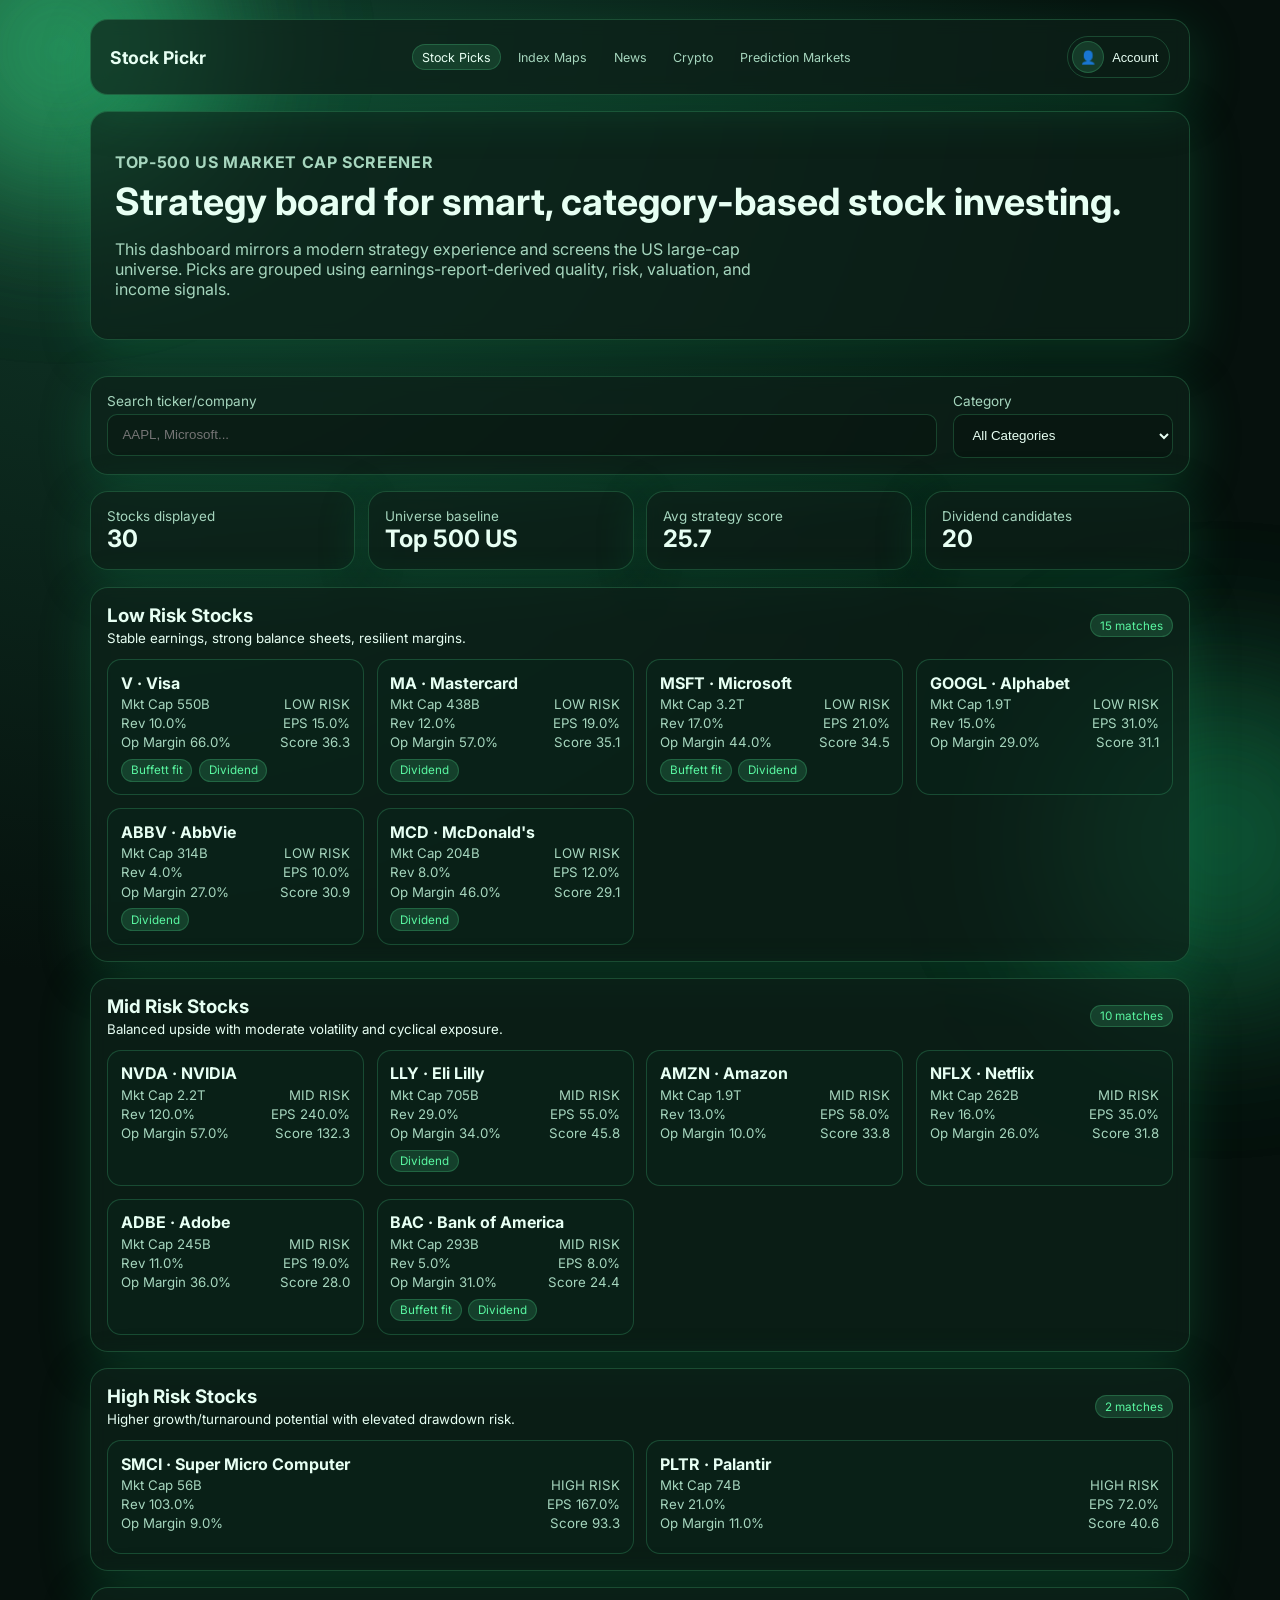
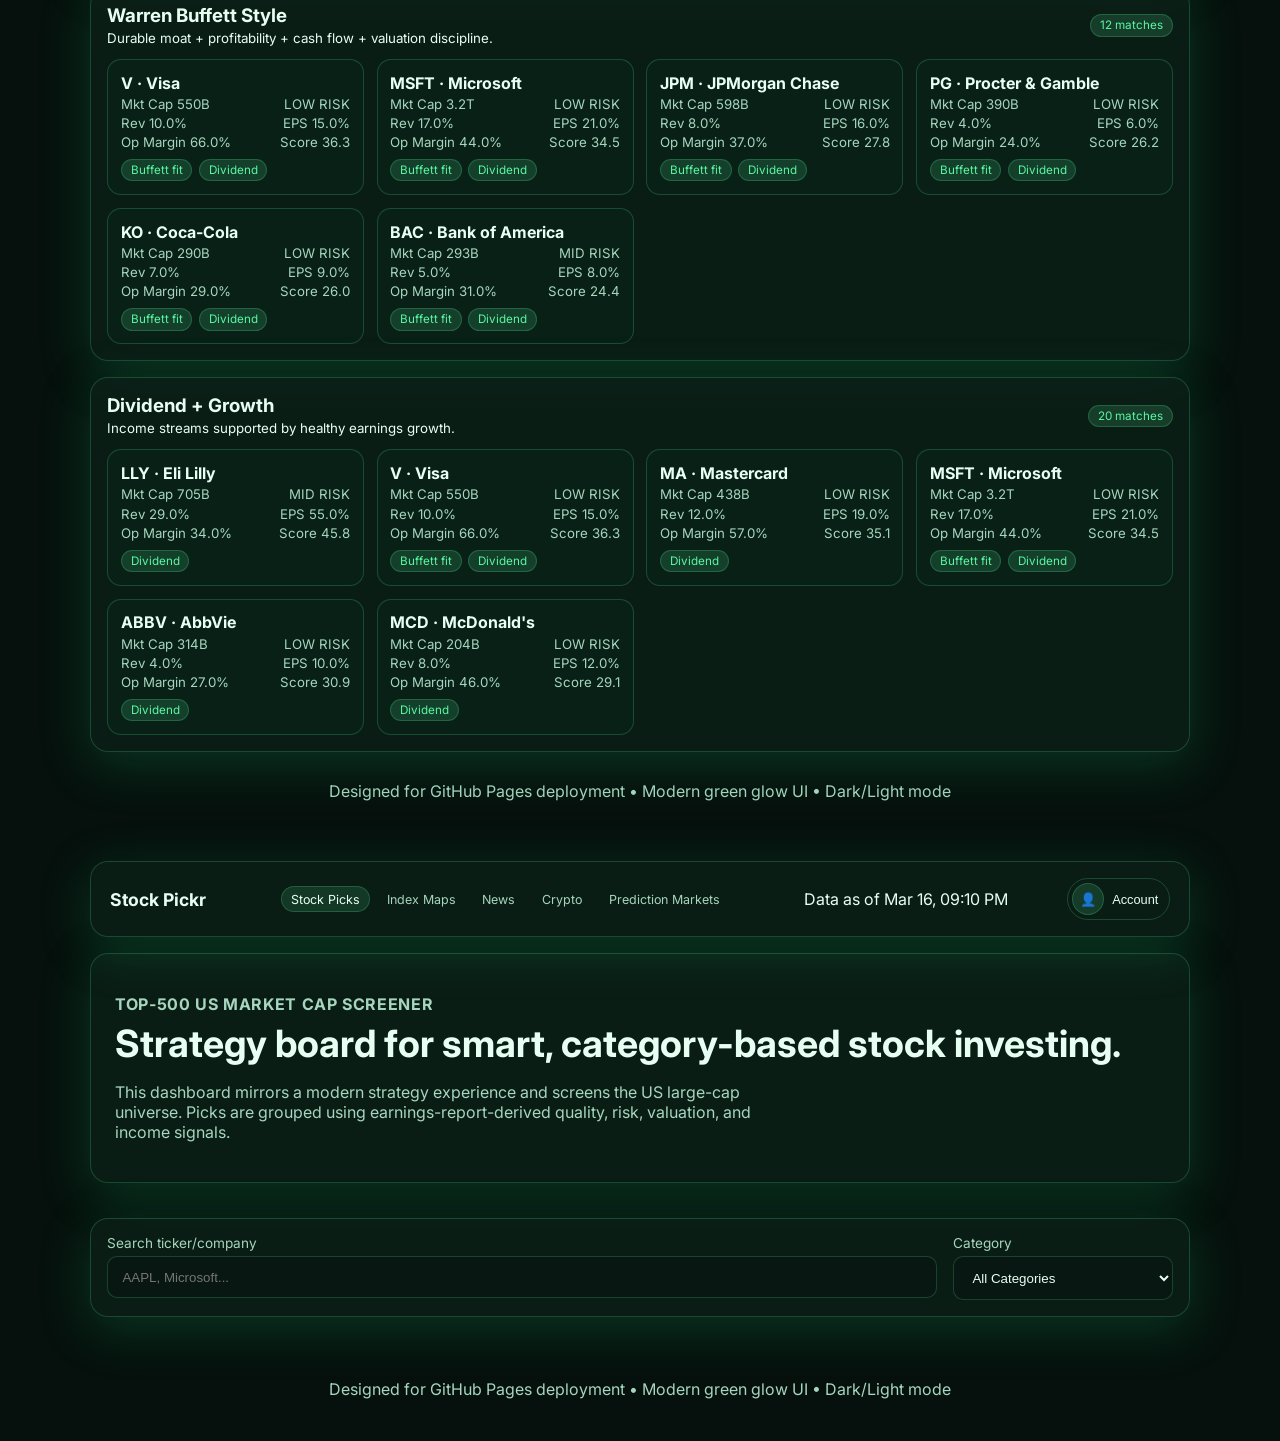
<file: index.html>
<!DOCTYPE html>
<html lang="en" data-theme="dark">
  <head>
    <meta charset="UTF-8" />
    <meta name="viewport" content="width=device-width, initial-scale=1.0" />
    <title>Stock Pickr Strategies</title>
    <link rel="preconnect" href="https://fonts.googleapis.com" />
    <link rel="preconnect" href="https://fonts.gstatic.com" crossorigin />
    <link
      href="https://fonts.googleapis.com/css2?family=Inter:wght@400;500;600;700;800&display=swap"
      rel="stylesheet"
    />
    <link rel="stylesheet" href="styles.css" />
    <script src="https://accounts.google.com/gsi/client" async defer></script>
  </head>
  <body>
    <div class="bg-glow bg-glow-1"></div>
    <div class="bg-glow bg-glow-2"></div>

    <header class="hero wrapper">
      <nav class="top-nav glass">
        <h1>Stock Pickr</h1>
        <div class="nav-links">
          <a class="active" href="index.html">Stock Picks</a>
          <a href="maps.html">Index Maps</a>
          <a href="news.html">News</a>
          <a href="crypto.html">Crypto</a>
          <a href="prediction-markets.html">Prediction Markets</a>
        </div>
        <div class="account-menu" id="accountMenuRoot">
          <button id="accountMenuButton" class="account-trigger" aria-label="Open account and settings menu" aria-expanded="false">
            <span id="accountAvatar" class="profile-avatar" aria-hidden="true">👤</span>
            <span id="accountLabel" class="account-label">Account</span>
          </button>
          <div id="accountMenuPanel" class="account-panel glass" hidden>
            <p id="accountStatus" class="mini-line">No account connected.</p>
            <button id="menuThemeToggle" class="menu-action" type="button">Toggle light/dark mode</button>

            <p class="menu-section-title">Continue with Google</p>
            <div id="googleSigninButton" class="google-signin-slot"></div>
            <p id="googleConfigHint" class="mini-line"></p>

            <p class="menu-section-title">Or sign up with email + phone</p>
            <form id="emailSignupForm" class="signup-form">
              <label for="fullName">Full name</label>
              <input id="fullName" name="fullName" type="text" placeholder="Jane Investor" required />

              <label for="email">Email</label>
              <input id="email" name="email" type="email" placeholder="jane@email.com" required />

              <label for="phone">Phone number</label>
              <input id="phone" name="phone" type="tel" placeholder="+1 555 123 4567" required />

              <label for="password">Password</label>
              <input id="password" name="password" type="password" placeholder="Create password" required />

              <button class="menu-action menu-action-primary" type="submit">Create account</button>
            </form>
            <p id="signupMessage" class="mini-line"></p>
            <button id="signOutButton" class="menu-action" type="button">Sign out</button>
          </div>
        </div>
      </nav>

      <div class="hero-content glass">
        <p class="eyebrow">Top-500 US Market Cap Screener</p>
        <h2>Strategy board for smart, category-based stock investing.</h2>
        <p>
          This dashboard mirrors a modern strategy experience and screens the US large-cap universe.
          Picks are grouped using earnings-report-derived quality, risk, valuation, and income signals.
        </p>
      </div>
    </header>

    <main class="wrapper">
      <section class="controls glass">
        <div>
          <label for="search">Search ticker/company</label>
          <input id="search" type="text" placeholder="AAPL, Microsoft..." />
        </div>
        <div>
          <label for="categoryFilter">Category</label>
          <select id="categoryFilter">
            <option value="all">All Categories</option>
            <option value="low">Low Risk</option>
            <option value="mid">Mid Risk</option>
            <option value="high">High Risk</option>
            <option value="buffett">Warren Buffett Style</option>
            <option value="dividend">Dividend + Growth</option>
          </select>
        </div>
      </section>

      <section class="stats-grid" id="statsGrid"></section>
      <section id="strategySections" class="strategy-sections"></section>
    </main>

    <footer class="wrapper footer">
      <p>Designed for GitHub Pages deployment • Modern green glow UI • Dark/Light mode</p>
    </footer>

    <script src="app.js" type="module"></script>
  </body>
</html>
<!DOCTYPE html>
<html lang="en" data-theme="dark">
  <head>
    <meta charset="UTF-8" />
    <meta name="viewport" content="width=device-width, initial-scale=1.0" />
    <title>Stock Pickr Strategies</title>
    <link rel="preconnect" href="https://fonts.googleapis.com" />
    <link rel="preconnect" href="https://fonts.gstatic.com" crossorigin />
    <link href="https://fonts.googleapis.com/css2?family=Inter:wght@400;500;600;700;800&display=swap" rel="stylesheet" />
    <link rel="stylesheet" href="styles.css" />
    <script src="https://accounts.google.com/gsi/client" async defer></script>
  </head>
  <body>
    <div class="bg-glow bg-glow-1"></div>
    <div class="bg-glow bg-glow-2"></div>

    <header class="hero wrapper">
      <nav class="top-nav glass">
        <h1>Stock Pickr</h1>
        <div class="nav-links">
          <a class="active" href="index.html">Stock Picks</a>
          <a href="maps.html">Index Maps</a>
          <a href="news.html">News</a>
          <a href="crypto.html">Crypto</a>
          <a href="prediction-markets.html">Prediction Markets</a>
        </div>
        <span id="freshnessBadge" hidden></span>
        <div class="account-menu" id="accountMenuRoot">
          <button id="accountMenuButton" class="account-trigger" aria-label="Open account and settings menu" aria-expanded="false">
            <span id="accountAvatar" class="profile-avatar" aria-hidden="true">👤</span>
            <span id="accountLabel" class="account-label">Account</span>
          </button>
          <div id="accountMenuPanel" class="account-panel glass" hidden>
            <p id="accountStatus" class="mini-line">No account connected.</p>
            <button id="menuThemeToggle" class="menu-action" type="button">Toggle light/dark mode</button>

            <p class="menu-section-title">Continue with Google</p>
            <div id="googleSigninButton" class="google-signin-slot"></div>
            <p id="googleConfigHint" class="mini-line"></p>

            <p class="menu-section-title">Or sign up with email + phone</p>
            <form id="emailSignupForm" class="signup-form">
              <label for="fullName">Full name</label>
              <input id="fullName" name="fullName" type="text" placeholder="Jane Investor" required />
              <label for="email">Email</label>
              <input id="email" name="email" type="email" placeholder="jane@email.com" required />
              <label for="phone">Phone number</label>
              <input id="phone" name="phone" type="tel" placeholder="+1 555 123 4567" required />
              <label for="password">Password</label>
              <input id="password" name="password" type="password" placeholder="Create password" required />
              <button class="menu-action menu-action-primary" type="submit">Create account</button>
            </form>
            <p id="signupMessage" class="mini-line"></p>
            <button id="signOutButton" class="menu-action" type="button">Sign out</button>
          </div>
        </div>
      </nav>

      <div class="hero-content glass">
        <p class="eyebrow">Top-500 US Market Cap Screener</p>
        <h2>Strategy board for smart, category-based stock investing.</h2>
        <p>
          This dashboard mirrors a modern strategy experience and screens the US large-cap universe.
          Picks are grouped using earnings-report-derived quality, risk, valuation, and income signals.
        </p>
      </div>
    </header>

    <main class="wrapper">
      <section class="controls glass">
        <div>
          <label for="search">Search ticker/company</label>
          <input id="search" type="text" placeholder="AAPL, Microsoft..." />
        </div>
        <div>
          <label for="categoryFilter">Category</label>
          <select id="categoryFilter">
            <option value="all">All Categories</option>
            <option value="low">Low Risk</option>
            <option value="mid">Mid Risk</option>
            <option value="high">High Risk</option>
            <option value="buffett">Warren Buffett Style</option>
            <option value="dividend">Dividend + Growth</option>
          </select>
        </div>
      </section>

      <section class="stats-grid" id="statsGrid"></section>
      <section id="strategySections" class="strategy-sections"></section>
    </main>

    <footer class="wrapper footer">
      <p>Designed for GitHub Pages deployment • Modern green glow UI • Dark/Light mode</p>
    </footer>

    <script src="app.js" type="module"></script>
  </body>
</html>
</file>
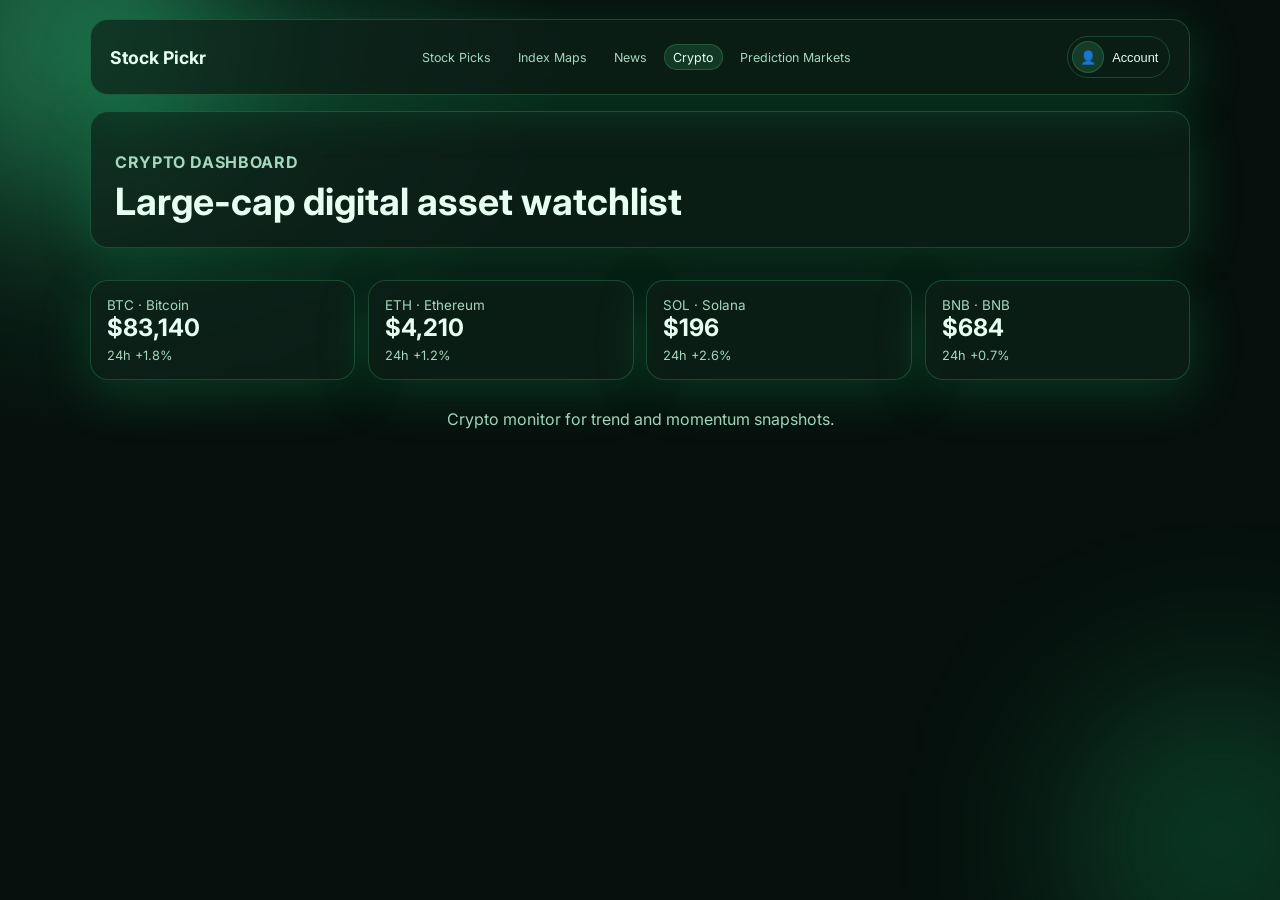
<file: crypto.html>
<!DOCTYPE html>
<html lang="en" data-theme="dark">
  <head>
    <meta charset="UTF-8" /><meta name="viewport" content="width=device-width, initial-scale=1.0" />
    <title>Stock Pickr • Crypto</title>
    <link rel="preconnect" href="https://fonts.googleapis.com" /><link rel="preconnect" href="https://fonts.gstatic.com" crossorigin />
    <link href="https://fonts.googleapis.com/css2?family=Inter:wght@400;500;600;700;800&display=swap" rel="stylesheet" />
    <link rel="stylesheet" href="styles.css" />
    <script src="https://accounts.google.com/gsi/client" async defer></script>
  </head>
  <body>
    <div class="bg-glow bg-glow-1"></div><div class="bg-glow bg-glow-2"></div>
    <header class="hero wrapper">
      <nav class="top-nav glass">
        <h1>Stock Pickr</h1>
        <div class="nav-links">
          <a href="index.html">Stock Picks</a>
          <a href="maps.html">Index Maps</a>
          <a href="news.html">News</a>
          <a class="active" href="crypto.html">Crypto</a>
          <a href="prediction-markets.html">Prediction Markets</a>
        </div>
        <div class="account-menu" id="accountMenuRoot">
          <button id="accountMenuButton" class="account-trigger" aria-label="Open account and settings menu" aria-expanded="false">
            <span id="accountAvatar" class="profile-avatar" aria-hidden="true">👤</span>
            <span id="accountLabel" class="account-label">Account</span>
          </button>
          <div id="accountMenuPanel" class="account-panel glass" hidden>
            <p id="accountStatus" class="mini-line">No account connected.</p>
            <button id="menuThemeToggle" class="menu-action" type="button">Toggle light/dark mode</button>

            <p class="menu-section-title">Continue with Google</p>
            <div id="googleSigninButton" class="google-signin-slot"></div>
            <p id="googleConfigHint" class="mini-line"></p>

            <p class="menu-section-title">Or sign up with email + phone</p>
            <form id="emailSignupForm" class="signup-form">
              <label for="fullName">Full name</label>
              <input id="fullName" name="fullName" type="text" placeholder="Jane Investor" required />

              <label for="email">Email</label>
              <input id="email" name="email" type="email" placeholder="jane@email.com" required />

              <label for="phone">Phone number</label>
              <input id="phone" name="phone" type="tel" placeholder="+1 555 123 4567" required />

              <label for="password">Password</label>
              <input id="password" name="password" type="password" placeholder="Create password" required />

              <button class="menu-action menu-action-primary" type="submit">Create account</button>
            </form>
            <p id="signupMessage" class="mini-line"></p>
            <button id="signOutButton" class="menu-action" type="button">Sign out</button>
          </div>
        </div>
      </nav>
      <div class="hero-content glass"><p class="eyebrow">Crypto Dashboard</p><h2>Large-cap digital asset watchlist</h2></div>
    </header>
    <main class="wrapper"><section id="cryptoBoard" class="stats-grid"></section></main>
    <footer class="wrapper footer"><p>Crypto monitor for trend and momentum snapshots.</p></footer>
    <script src="app.js" type="module"></script>
  </body>
</html>
</file>
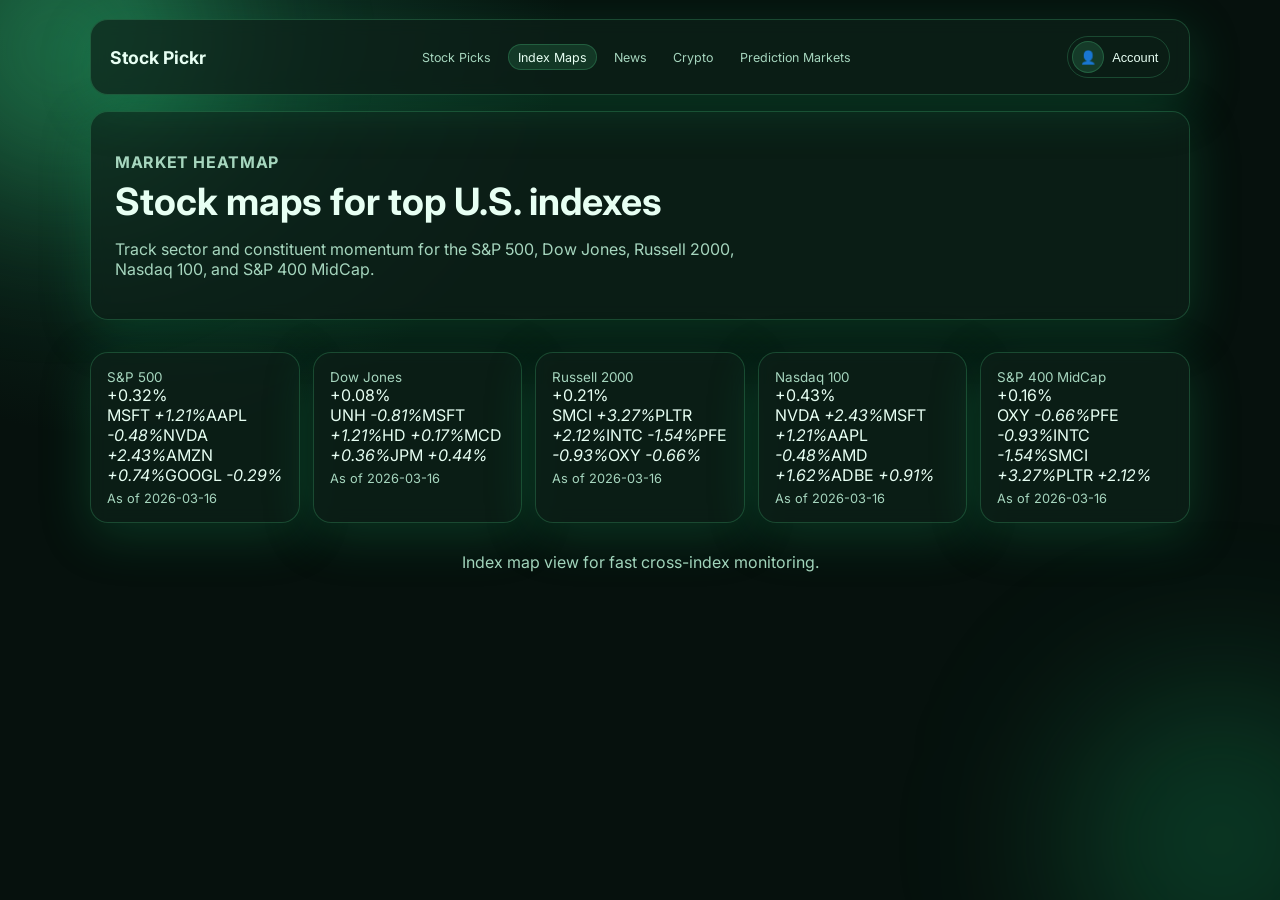
<file: maps.html>
<!DOCTYPE html>
<html lang="en" data-theme="dark">
  <head>
    <meta charset="UTF-8" />
    <meta name="viewport" content="width=device-width, initial-scale=1.0" />
    <title>Stock Pickr • Index Maps</title>
    <link rel="preconnect" href="https://fonts.googleapis.com" />
    <link rel="preconnect" href="https://fonts.gstatic.com" crossorigin />
    <link href="https://fonts.googleapis.com/css2?family=Inter:wght@400;500;600;700;800&display=swap" rel="stylesheet" />
    <link rel="stylesheet" href="styles.css" />
    <script src="https://accounts.google.com/gsi/client" async defer></script>
  </head>
  <body>
    <div class="bg-glow bg-glow-1"></div><div class="bg-glow bg-glow-2"></div>
    <header class="hero wrapper">
      <nav class="top-nav glass">
        <h1>Stock Pickr</h1>
        <div class="nav-links">
          <a href="index.html">Stock Picks</a>
          <a class="active" href="maps.html">Index Maps</a>
          <a href="news.html">News</a>
          <a href="crypto.html">Crypto</a>
          <a href="prediction-markets.html">Prediction Markets</a>
        </div>
        <div class="account-menu" id="accountMenuRoot">
          <button id="accountMenuButton" class="account-trigger" aria-label="Open account and settings menu" aria-expanded="false">
            <span id="accountAvatar" class="profile-avatar" aria-hidden="true">👤</span>
            <span id="accountLabel" class="account-label">Account</span>
          </button>
          <div id="accountMenuPanel" class="account-panel glass" hidden>
            <p id="accountStatus" class="mini-line">No account connected.</p>
            <button id="menuThemeToggle" class="menu-action" type="button">Toggle light/dark mode</button>

            <p class="menu-section-title">Continue with Google</p>
            <div id="googleSigninButton" class="google-signin-slot"></div>
            <p id="googleConfigHint" class="mini-line"></p>

            <p class="menu-section-title">Or sign up with email + phone</p>
            <form id="emailSignupForm" class="signup-form">
              <label for="fullName">Full name</label>
              <input id="fullName" name="fullName" type="text" placeholder="Jane Investor" required />

              <label for="email">Email</label>
              <input id="email" name="email" type="email" placeholder="jane@email.com" required />

              <label for="phone">Phone number</label>
              <input id="phone" name="phone" type="tel" placeholder="+1 555 123 4567" required />

              <label for="password">Password</label>
              <input id="password" name="password" type="password" placeholder="Create password" required />

              <button class="menu-action menu-action-primary" type="submit">Create account</button>
            </form>
            <p id="signupMessage" class="mini-line"></p>
            <button id="signOutButton" class="menu-action" type="button">Sign out</button>
          </div>
        </div>
      </nav>
      <div class="hero-content glass">
        <p class="eyebrow">Market Heatmap</p>
        <h2>Stock maps for top U.S. indexes</h2>
        <p>Track sector and constituent momentum for the S&P 500, Dow Jones, Russell 2000, Nasdaq 100, and S&P 400 MidCap.</p>
      </div>
    </header>

    <main class="wrapper">
      <section id="indexMaps" class="stats-grid"></section>
    </main>

    <footer class="wrapper footer"><p>Index map view for fast cross-index monitoring.</p></footer>
    <script src="app.js" type="module"></script>
  </body>
</html>
</file>
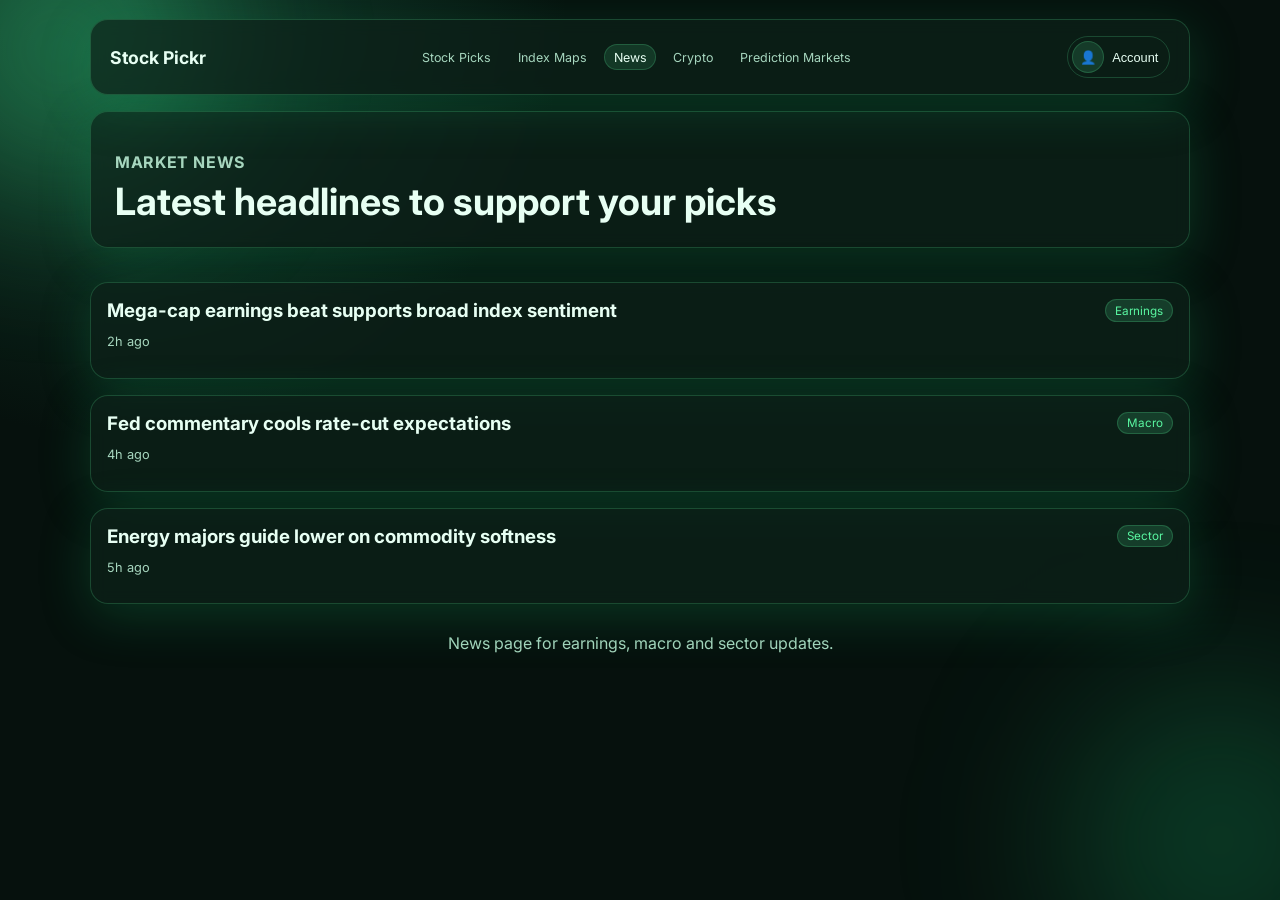
<file: news.html>
<!DOCTYPE html>
<html lang="en" data-theme="dark">
  <head>
    <meta charset="UTF-8" /><meta name="viewport" content="width=device-width, initial-scale=1.0" />
    <title>Stock Pickr • News</title>
    <link rel="preconnect" href="https://fonts.googleapis.com" /><link rel="preconnect" href="https://fonts.gstatic.com" crossorigin />
    <link href="https://fonts.googleapis.com/css2?family=Inter:wght@400;500;600;700;800&display=swap" rel="stylesheet" />
    <link rel="stylesheet" href="styles.css" />
    <script src="https://accounts.google.com/gsi/client" async defer></script>
  </head>
  <body>
    <div class="bg-glow bg-glow-1"></div><div class="bg-glow bg-glow-2"></div>
    <header class="hero wrapper">
      <nav class="top-nav glass">
        <h1>Stock Pickr</h1>
        <div class="nav-links">
          <a href="index.html">Stock Picks</a>
          <a href="maps.html">Index Maps</a>
          <a class="active" href="news.html">News</a>
          <a href="crypto.html">Crypto</a>
          <a href="prediction-markets.html">Prediction Markets</a>
        </div>
        <div class="account-menu" id="accountMenuRoot">
          <button id="accountMenuButton" class="account-trigger" aria-label="Open account and settings menu" aria-expanded="false">
            <span id="accountAvatar" class="profile-avatar" aria-hidden="true">👤</span>
            <span id="accountLabel" class="account-label">Account</span>
          </button>
          <div id="accountMenuPanel" class="account-panel glass" hidden>
            <p id="accountStatus" class="mini-line">No account connected.</p>
            <button id="menuThemeToggle" class="menu-action" type="button">Toggle light/dark mode</button>

            <p class="menu-section-title">Continue with Google</p>
            <div id="googleSigninButton" class="google-signin-slot"></div>
            <p id="googleConfigHint" class="mini-line"></p>

            <p class="menu-section-title">Or sign up with email + phone</p>
            <form id="emailSignupForm" class="signup-form">
              <label for="fullName">Full name</label>
              <input id="fullName" name="fullName" type="text" placeholder="Jane Investor" required />

              <label for="email">Email</label>
              <input id="email" name="email" type="email" placeholder="jane@email.com" required />

              <label for="phone">Phone number</label>
              <input id="phone" name="phone" type="tel" placeholder="+1 555 123 4567" required />

              <label for="password">Password</label>
              <input id="password" name="password" type="password" placeholder="Create password" required />

              <button class="menu-action menu-action-primary" type="submit">Create account</button>
            </form>
            <p id="signupMessage" class="mini-line"></p>
            <button id="signOutButton" class="menu-action" type="button">Sign out</button>
          </div>
        </div>
      </nav>
      <div class="hero-content glass"><p class="eyebrow">Market News</p><h2>Latest headlines to support your picks</h2></div>
    </header>
    <main class="wrapper"><section id="newsFeed" class="strategy-sections"></section></main>
    <footer class="wrapper footer"><p>News page for earnings, macro and sector updates.</p></footer>
    <script src="app.js" type="module"></script>
  </body>
</html>
</file>
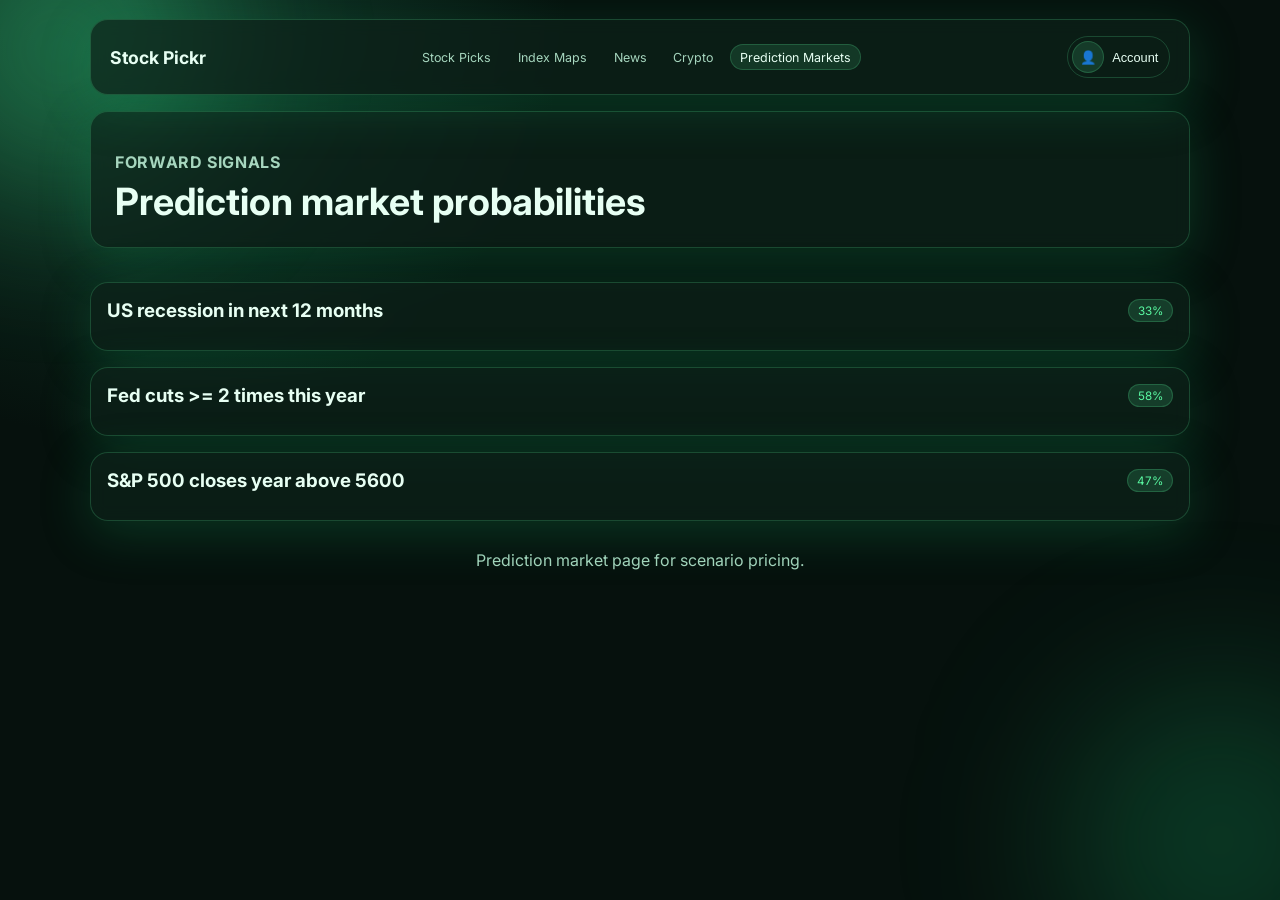
<file: prediction-markets.html>
<!DOCTYPE html>
<html lang="en" data-theme="dark">
  <head>
    <meta charset="UTF-8" /><meta name="viewport" content="width=device-width, initial-scale=1.0" />
    <title>Stock Pickr • Prediction Markets</title>
    <link rel="preconnect" href="https://fonts.googleapis.com" /><link rel="preconnect" href="https://fonts.gstatic.com" crossorigin />
    <link href="https://fonts.googleapis.com/css2?family=Inter:wght@400;500;600;700;800&display=swap" rel="stylesheet" />
    <link rel="stylesheet" href="styles.css" />
    <script src="https://accounts.google.com/gsi/client" async defer></script>
  </head>
  <body>
    <div class="bg-glow bg-glow-1"></div><div class="bg-glow bg-glow-2"></div>
    <header class="hero wrapper">
      <nav class="top-nav glass">
        <h1>Stock Pickr</h1>
        <div class="nav-links">
          <a href="index.html">Stock Picks</a>
          <a href="maps.html">Index Maps</a>
          <a href="news.html">News</a>
          <a href="crypto.html">Crypto</a>
          <a class="active" href="prediction-markets.html">Prediction Markets</a>
        </div>
        <div class="account-menu" id="accountMenuRoot">
          <button id="accountMenuButton" class="account-trigger" aria-label="Open account and settings menu" aria-expanded="false">
            <span id="accountAvatar" class="profile-avatar" aria-hidden="true">👤</span>
            <span id="accountLabel" class="account-label">Account</span>
          </button>
          <div id="accountMenuPanel" class="account-panel glass" hidden>
            <p id="accountStatus" class="mini-line">No account connected.</p>
            <button id="menuThemeToggle" class="menu-action" type="button">Toggle light/dark mode</button>

            <p class="menu-section-title">Continue with Google</p>
            <div id="googleSigninButton" class="google-signin-slot"></div>
            <p id="googleConfigHint" class="mini-line"></p>

            <p class="menu-section-title">Or sign up with email + phone</p>
            <form id="emailSignupForm" class="signup-form">
              <label for="fullName">Full name</label>
              <input id="fullName" name="fullName" type="text" placeholder="Jane Investor" required />

              <label for="email">Email</label>
              <input id="email" name="email" type="email" placeholder="jane@email.com" required />

              <label for="phone">Phone number</label>
              <input id="phone" name="phone" type="tel" placeholder="+1 555 123 4567" required />

              <label for="password">Password</label>
              <input id="password" name="password" type="password" placeholder="Create password" required />

              <button class="menu-action menu-action-primary" type="submit">Create account</button>
            </form>
            <p id="signupMessage" class="mini-line"></p>
            <button id="signOutButton" class="menu-action" type="button">Sign out</button>
          </div>
        </div>
      </nav>
      <div class="hero-content glass"><p class="eyebrow">Forward Signals</p><h2>Prediction market probabilities</h2></div>
    </header>
    <main class="wrapper"><section id="predictionBoard" class="strategy-sections"></section></main>
    <footer class="wrapper footer"><p>Prediction market page for scenario pricing.</p></footer>
    <script src="app.js" type="module"></script>
  </body>
</html>
</file>
<file: styles.css>
:root {
  --bg: #06110d;
  --surface: rgba(14, 35, 27, 0.7);
  --surface-border: rgba(90, 248, 162, 0.2);
  --text: #e7fff3;
  --muted: #a6d6be;
  --primary: #5af8a2;
  --primary-strong: #2fd785;
  --shadow: 0 12px 50px rgba(18, 163, 95, 0.25);
}

html[data-theme='light'] {
  --bg: #eef8f2;
  --surface: rgba(255, 255, 255, 0.76);
  --surface-border: rgba(15, 133, 74, 0.24);
  --text: #0f2a1e;
  --muted: #2f6650;
  --primary: #11a85d;
  --primary-strong: #0a8d4b;
  --shadow: 0 12px 40px rgba(14, 117, 65, 0.18);
}

* {
  box-sizing: border-box;
}

body {
  margin: 0;
  font-family: 'Inter', sans-serif;
  background: radial-gradient(circle at 10% 0%, #113d2c 0%, transparent 30%), var(--bg);
  color: var(--text);
  min-height: 100vh;
}

.wrapper {
  width: min(1100px, 92vw);
  margin: 0 auto;
}

.bg-glow {
  position: fixed;
  z-index: -1;
  border-radius: 100%;
  filter: blur(80px);
}

.bg-glow-1 {
  width: 300px;
  height: 300px;
  background: rgba(61, 231, 139, 0.32);
  top: -100px;
  left: -90px;
}

.bg-glow-2 {
  width: 320px;
  height: 320px;
  background: rgba(25, 181, 108, 0.24);
  bottom: -100px;
  right: -100px;
}

.glass {
  background: var(--surface);
  border: 1px solid var(--surface-border);
  backdrop-filter: blur(8px);
  box-shadow: var(--shadow);
  border-radius: 18px;
}

.hero {
  padding: 1.2rem 0 1rem;
}

.top-nav {
  display: flex;
  justify-content: space-between;
  align-items: center;
  padding: 1rem 1.2rem;
  position: relative;
  z-index: 50;
}

.top-nav h1 {
  margin: 0;
  font-size: 1.1rem;
}


.nav-links {
  display: flex;
  gap: 0.45rem;
  flex-wrap: wrap;
  margin: 0 1rem;
}

.nav-links a {
  text-decoration: none;
  color: var(--muted);
  border: 1px solid transparent;
  padding: 0.28rem 0.55rem;
  border-radius: 999px;
  font-size: 0.78rem;
}

.nav-links a.active,
.nav-links a:hover {
  color: var(--text);
  border-color: var(--surface-border);
  background: rgba(90, 248, 162, 0.12);
}

.mini-line {
  color: var(--muted);
  font-size: 0.8rem;
  display: block;
  margin-top: 0.35rem;
}

.account-menu {
  position: relative;
}

.account-trigger {
  border: 1px solid var(--surface-border);
  background: transparent;
  color: var(--text);
  border-radius: 999px;
  min-height: 42px;
  padding: 0.25rem 0.65rem 0.25rem 0.25rem;
  cursor: pointer;
  display: flex;
  align-items: center;
  gap: 0.5rem;
}

.profile-avatar {
  width: 32px;
  height: 32px;
  border-radius: 50%;
  border: 1px solid var(--surface-border);
  display: inline-flex;
  align-items: center;
  justify-content: center;
  background: rgba(90, 248, 162, 0.14);
  font-size: 0.82rem;
  font-weight: 700;
}

.account-label {
  font-size: 0.8rem;
}

.account-panel {
  position: absolute;
  top: calc(100% + 0.5rem);
  right: 0;
  width: min(330px, 88vw);
  padding: 0.9rem;
  z-index: 40;
}

.signup-form {
  display: grid;
  gap: 0.35rem;
  margin-top: 0.45rem;
}

.menu-section-title {
  margin: 0.8rem 0 0.35rem;
  font-size: 0.78rem;
  color: var(--muted);
}

.google-signin-slot {
  min-height: 40px;
}

.menu-action {
  border: 1px solid var(--surface-border);
  background: transparent;
  color: var(--text);
  border-radius: 10px;
  cursor: pointer;
  padding: 0.58rem 0.75rem;
  margin-top: 0.35rem;
  text-align: left;
}

.menu-action-primary {
  text-align: center;
  background: rgba(90, 248, 162, 0.15);
}

.hero-content {
  margin-top: 1rem;
  padding: 1.5rem;
}

.eyebrow {
  color: var(--primary);
  font-weight: 700;
  letter-spacing: 0.04em;
  text-transform: uppercase;
  margin-bottom: 0.5rem;
}

.hero-content h2 {
  font-size: clamp(1.6rem, 4vw, 2.35rem);
  line-height: 1.15;
  margin: 0;
}

.hero-content p {
  color: var(--muted);
  max-width: 68ch;
}

.chips {
  display: flex;
  flex-wrap: wrap;
  gap: 0.6rem;
}

.chips span {
  font-size: 0.82rem;
  border: 1px solid var(--surface-border);
  padding: 0.35rem 0.7rem;
  border-radius: 999px;
}

.controls {
  padding: 1rem;
  display: grid;
  grid-template-columns: 1fr 220px;
  gap: 1rem;
  margin-top: 1.2rem;
}

label {
  display: block;
  margin-bottom: 0.35rem;
  font-size: 0.85rem;
  color: var(--muted);
}

input,
select {
  width: 100%;
  padding: 0.76rem 0.9rem;
  border-radius: 10px;
  border: 1px solid var(--surface-border);
  background: rgba(0, 0, 0, 0.18);
  color: var(--text);
}

html[data-theme='light'] input,
html[data-theme='light'] select {
  background: rgba(255, 255, 255, 0.6);
}

.stats-grid {
  margin-top: 1rem;
  display: grid;
  grid-template-columns: repeat(auto-fit, minmax(180px, 1fr));
  gap: 0.8rem;
}

.stat-card {
  padding: 1rem;
}

.stat-card p {
  margin: 0;
  color: var(--muted);
  font-size: 0.84rem;
}

.stat-card strong {
  font-size: 1.5rem;
}

.strategy-sections {
  margin-top: 1.1rem;
  display: grid;
  gap: 1rem;
}

.section-card {
  padding: 1rem;
}

.section-head {
  display: flex;
  justify-content: space-between;
  align-items: center;
  margin-bottom: 0.75rem;
}

.section-head h3 {
  margin: 0;
}

.stock-grid {
  display: grid;
  grid-template-columns: repeat(auto-fit, minmax(220px, 1fr));
  gap: 0.8rem;
}

.stock-card {
  border: 1px solid var(--surface-border);
  border-radius: 14px;
  padding: 0.8rem;
  background: rgba(10, 41, 30, 0.35);
}

html[data-theme='light'] .stock-card {
  background: rgba(255, 255, 255, 0.52);
}

.stock-card h4 {
  margin: 0;
}

.stock-meta {
  display: flex;
  justify-content: space-between;
  align-items: center;
  margin-top: 0.2rem;
  color: var(--muted);
  font-size: 0.83rem;
}

.badge {
  background: rgba(90, 248, 162, 0.15);
  color: var(--primary);
  border: 1px solid var(--surface-border);
  border-radius: 999px;
  padding: 0.2rem 0.55rem;
  font-size: 0.73rem;
}

.methodology {
  margin: 1.2rem 0;
  padding: 1rem 1.2rem;
}

.methodology ol {
  margin: 0;
  padding-left: 1.1rem;
  color: var(--muted);
  line-height: 1.45;
}

.footer {
  padding: 0.8rem 0 1.6rem;
  text-align: center;
  color: var(--muted);
}

@media (max-width: 720px) {
  .top-nav {
    align-items: flex-start;
    gap: 0.6rem;
    flex-direction: column;
  }
/* ── Live Price Styles ──────────────────────────────────────────────────── */

.price-up   { color: #5af8a2; }
.price-down { color: #ff6b6b; }

.live-dot {
  display: inline-block;
  width: 6px;
  height: 6px;
  border-radius: 50%;
  background: #5af8a2;
  animation: pulse-dot 2s ease-in-out infinite;
  vertical-align: middle;
  margin-left: 3px;
}

@keyframes pulse-dot {
  0%, 100% { opacity: 1; transform: scale(1); }
  50%       { opacity: 0.4; transform: scale(0.7); }
}

.stock-card-header {
  display: flex;
  justify-content: space-between;
  align-items: flex-start;
  gap: 0.5rem;
  flex-wrap: wrap;
}

.stock-card-header h4 {
  margin: 0;
  flex: 1;
}

.stock-live-price {
  display: flex;
  align-items: center;
  gap: 0.35rem;
  flex-shrink: 0;
}

.live-price-value {
  font-weight: 700;
  font-size: 0.9rem;
  color: var(--text);
}

.live-price-change {
  font-size: 0.78rem;
  font-weight: 600;
}

/* ── Freshness Badge ────────────────────────────────────────────────────── */

#freshnessBadge {
  font-size: 0.7rem;
  color: var(--muted);
  border: 1px solid var(--surface-border);
  border-radius: 999px;
  padding: 0.15rem 0.55rem;
  white-space: nowrap;
}

/* ── Index Map Cards ────────────────────────────────────────────────────── */

.index-map-card {
  display: flex;
  flex-direction: column;
  gap: 0.5rem;
}

.index-map-header {
  display: flex;
  justify-content: space-between;
  align-items: center;
}

.index-map-header p {
  margin: 0;
  font-weight: 600;
}

.price-badge {
  font-size: 0.78rem;
  font-weight: 700;
  border: 1px solid var(--surface-border);
  border-radius: 999px;
  padding: 0.15rem 0.55rem;
}

.price-badge.price-up   { border-color: rgba(90, 248, 162, 0.4); background: rgba(90, 248, 162, 0.1); }
.price-badge.price-down { border-color: rgba(255, 107, 107, 0.4); background: rgba(255, 107, 107, 0.1); }

.index-tiles {
  display: flex;
  flex-wrap: wrap;
  gap: 0.35rem;
}

.index-tile {
  font-size: 0.74rem;
  font-weight: 600;
  border: 1px solid var(--surface-border);
  border-radius: 8px;
  padding: 0.2rem 0.45rem;
  background: rgba(0,0,0,0.15);
}

.index-tile em {
  font-style: normal;
  margin-left: 3px;
  font-weight: 400;
}

.index-tile.price-up   { border-color: rgba(90, 248, 162, 0.3); }
.index-tile.price-down { border-color: rgba(255, 107, 107, 0.3); }

/* ── Prediction Market Probability Bar ──────────────────────────────────── */

.prob-bar-track {
  height: 5px;
  background: rgba(90, 248, 162, 0.12);
  border-radius: 999px;
  overflow: hidden;
  margin-top: 0.5rem;
}

.prob-bar-fill {
  height: 100%;
  background: var(--primary);
  border-radius: 999px;
  transition: width 0.6s ease;
}
  .controls {
    grid-template-columns: 1fr;
  }
}
</file>
